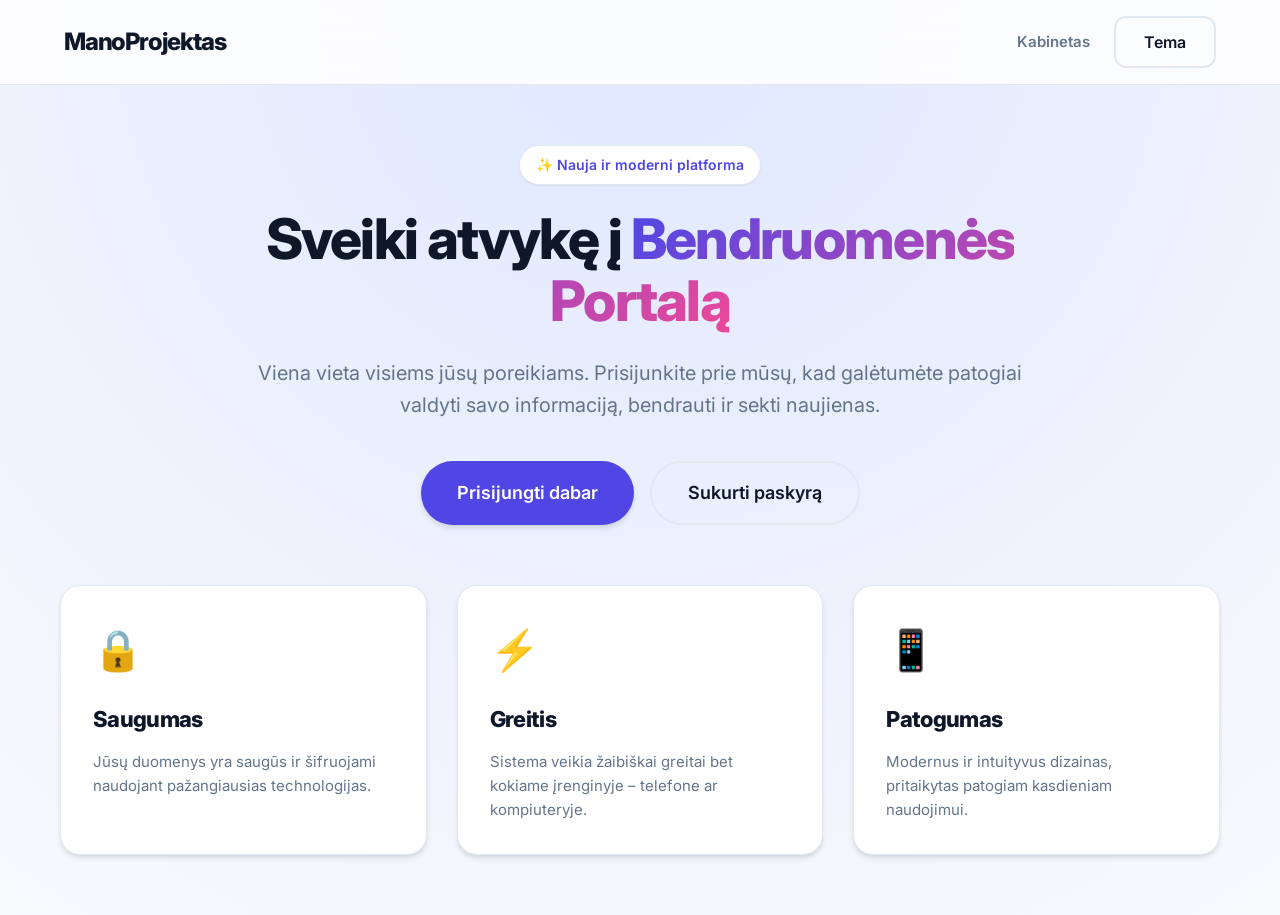
<file: index.html>
<!DOCTYPE html>
<html lang="lt">
<head>
    <meta charset="UTF-8">
    <meta name="viewport" content="width=device-width, initial-scale=1.0">
    <title>Bendruomenės Portalas | Pradžia</title>
    <link rel="stylesheet" href="assets/css/style.css">
</head>
<body>
    <div id="navbar-placeholder"></div>
    <div id="toast-container"></div>
    
    <main class="hero-container">
        <div class="hero-content">
            <div class="badge">✨ Nauja ir moderni platforma</div>
            <h1 class="hero-title">Sveiki atvykę į <span class="text-gradient">Bendruomenės Portalą</span></h1>
            <p class="hero-subtitle">Viena vieta visiems jūsų poreikiams. Prisijunkite prie mūsų, kad galėtumėte patogiai valdyti savo informaciją, bendrauti ir sekti naujienas.</p>
            
            <div class="hero-buttons">
                <a href="login.html" class="btn btn-large">Prisijungti dabar</a>
                <a href="register.html" class="btn btn-outline btn-large">Sukurti paskyrą</a>
            </div>
        </div>

        <div class="features-grid">
            <div class="feature-card">
                <div class="feature-icon">🔒</div>
                <h3>Saugumas</h3>
                <p>Jūsų duomenys yra saugūs ir šifruojami naudojant pažangiausias technologijas.</p>
            </div>
            <div class="feature-card">
                <div class="feature-icon">⚡</div>
                <h3>Greitis</h3>
                <p>Sistema veikia žaibiškai greitai bet kokiame įrenginyje – telefone ar kompiuteryje.</p>
            </div>
            <div class="feature-card">
                <div class="feature-icon">📱</div>
                <h3>Patogumas</h3>
                <p>Modernus ir intuityvus dizainas, pritaikytas patogiam kasdieniam naudojimui.</p>
            </div>
        </div>
    </main>

    <script type="module" src="assets/js/app.js"></script>
</body>
</html>
</file>
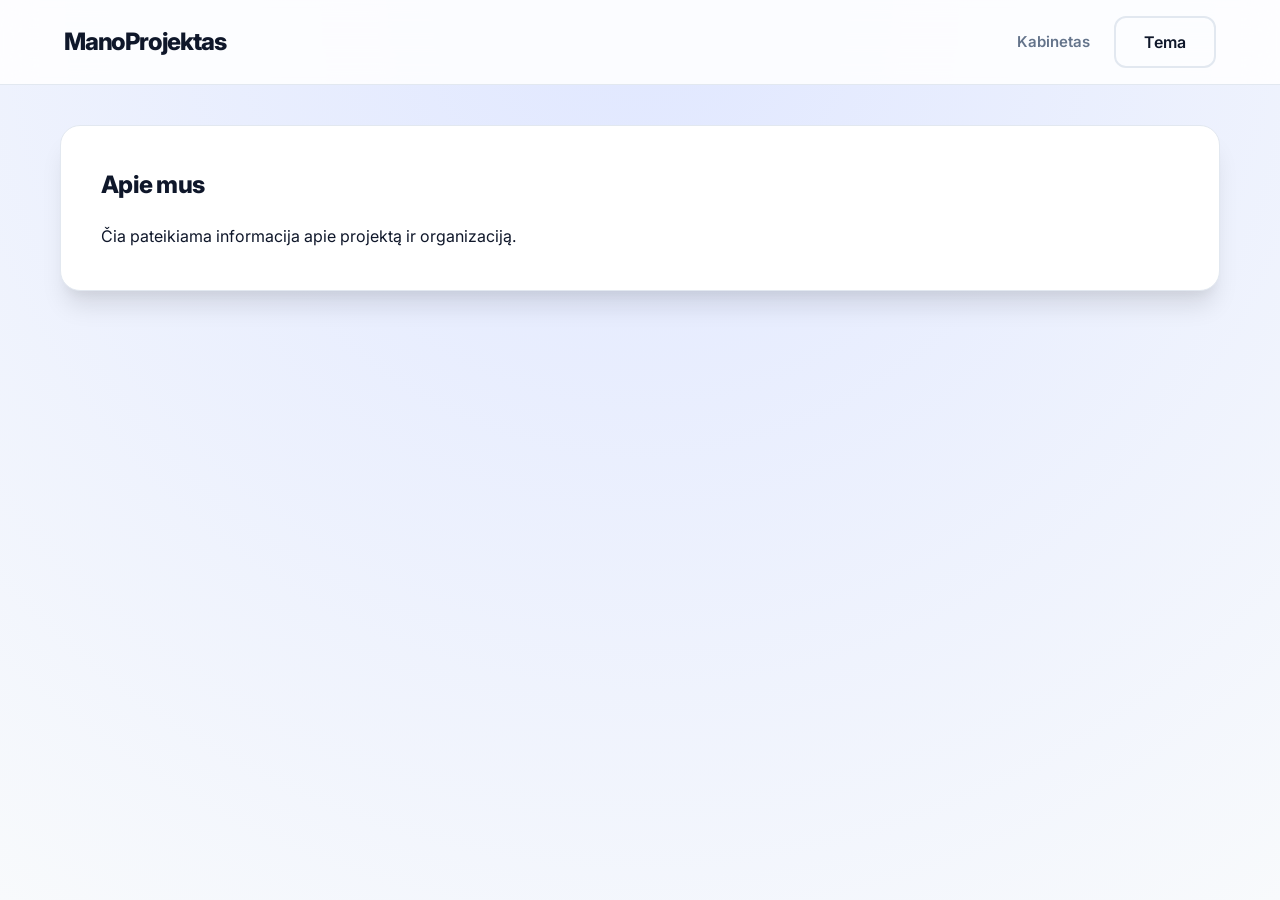
<file: about.html>
<!DOCTYPE html>
<html lang="lt">
<head>
    <meta charset="UTF-8">
    <meta name="viewport" content="width=device-width, initial-scale=1.0">
    <title>Apie mus</title>
    <link rel="stylesheet" href="assets/css/style.css">
</head>
<body>
    <div id="navbar-placeholder"></div>
    <div class="container">
        <div class="card">
            <h2>Apie mus</h2>
            <p style="margin-top: 20px;">Čia pateikiama informacija apie projektą ir organizaciją.</p>
        </div>
    </div>
    <script type="module" src="assets/js/app.js"></script>
</body>
</html>
</file>
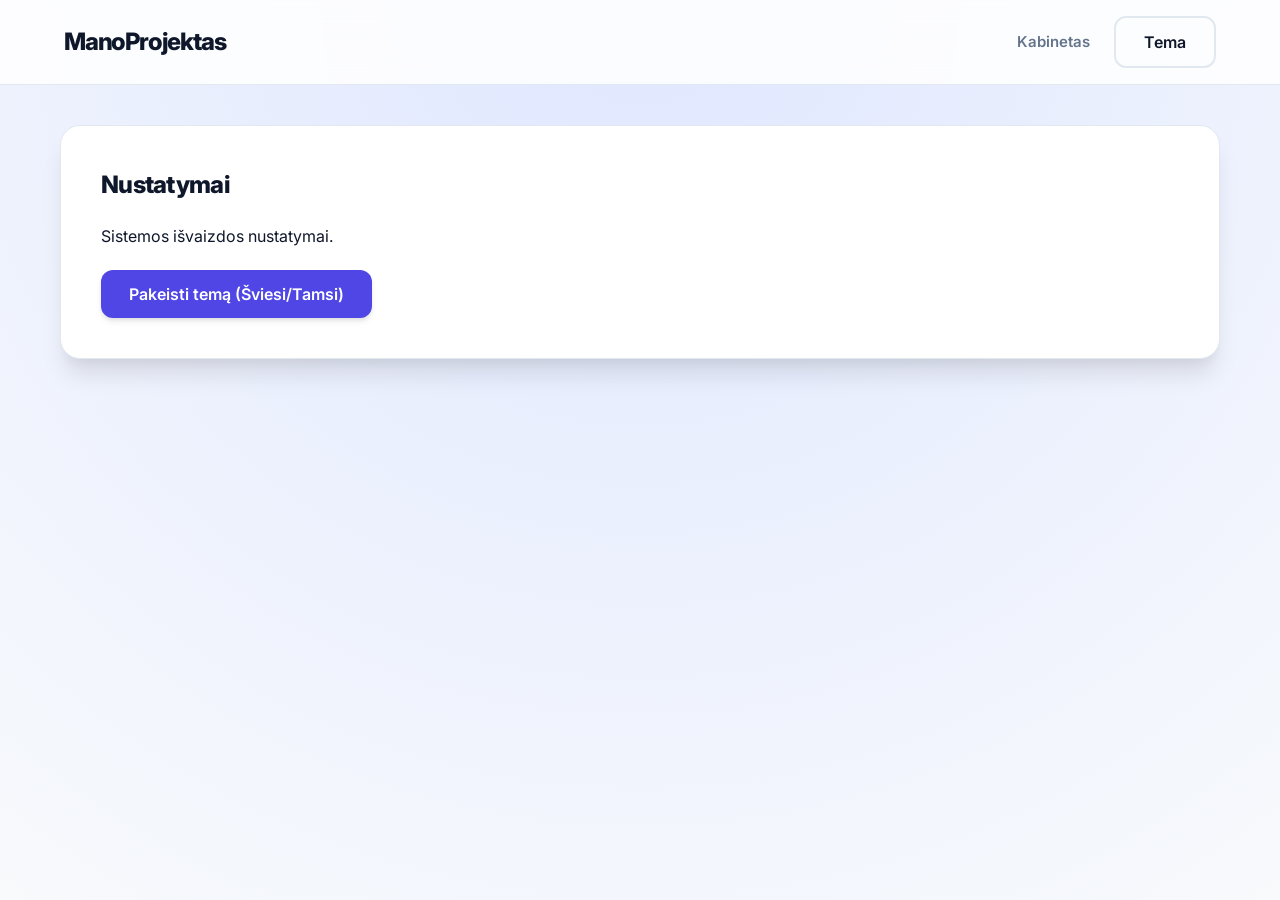
<file: settings.html>
<!DOCTYPE html>
<html lang="lt">
<head>
    <meta charset="UTF-8">
    <meta name="viewport" content="width=device-width, initial-scale=1.0">
    <title>Nustatymai</title>
    <link rel="stylesheet" href="assets/css/style.css">
</head>
<body>
    <div id="navbar-placeholder"></div>
    <div class="container">
        <div class="card">
            <h2>Nustatymai</h2>
            <p style="margin-top: 20px;">Sistemos išvaizdos nustatymai.</p>
            <button onclick="window.toggleAppTheme()" class="btn" style="margin-top: 20px;">Pakeisti temą (Šviesi/Tamsi)</button>
        </div>
    </div>
    <script type="module" src="assets/js/app.js"></script>
</body>
</html>
</file>
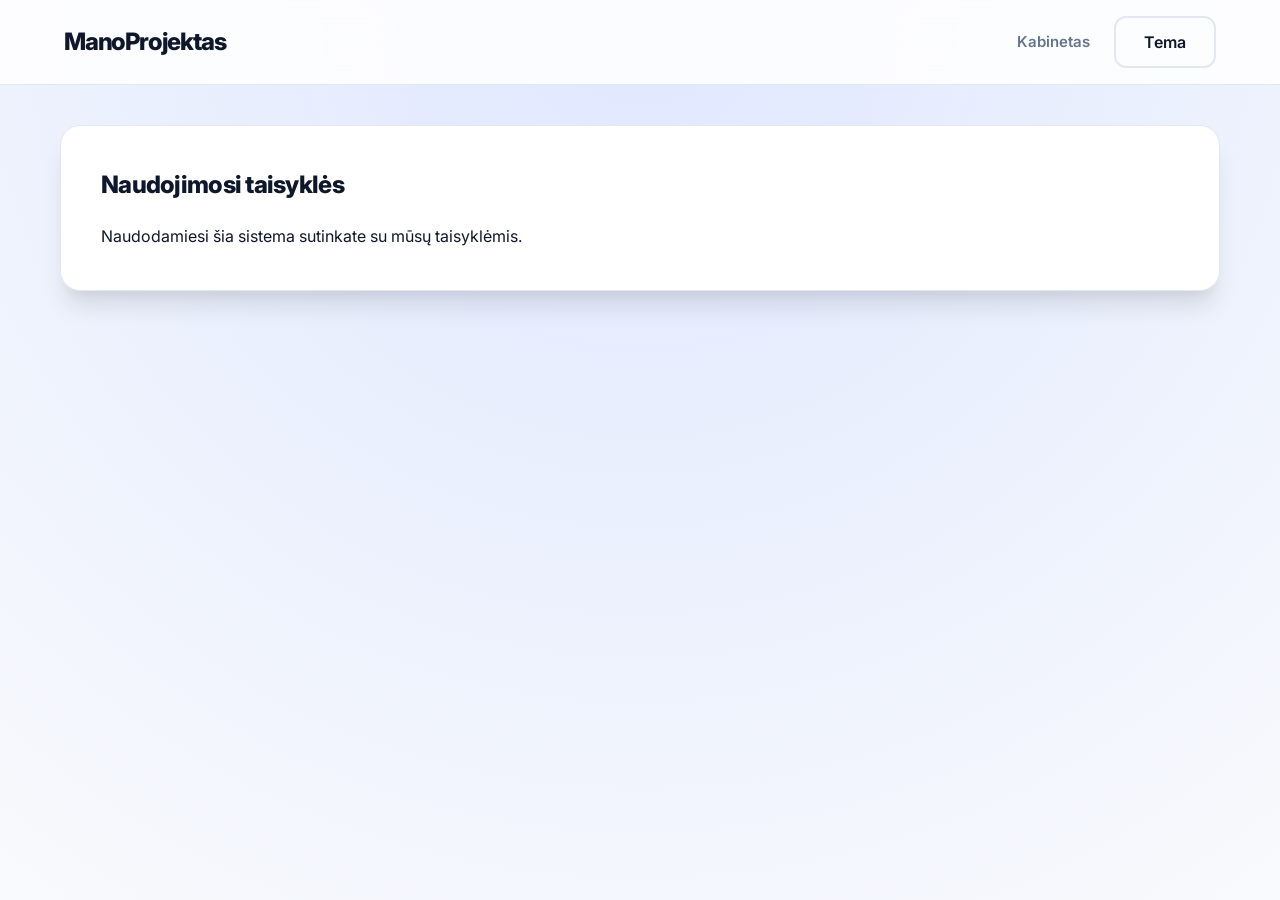
<file: terms.html>
<!DOCTYPE html>
<html lang="lt">
<head>
    <meta charset="UTF-8">
    <meta name="viewport" content="width=device-width, initial-scale=1.0">
    <title>Naudojimosi taisyklės</title>
    <link rel="stylesheet" href="assets/css/style.css">
</head>
<body>
    <div id="navbar-placeholder"></div>
    <div class="container">
        <div class="card">
            <h2>Naudojimosi taisyklės</h2>
            <p style="margin-top: 20px;">Naudodamiesi šia sistema sutinkate su mūsų taisyklėmis.</p>
        </div>
    </div>
    <script type="module" src="assets/js/app.js"></script>
</body>
</html>
</file>
<file: assets/css/style.css>
@import url('https://fonts.googleapis.com/css2?family=Inter:wght@300;400;500;600;700;800&display=swap');

:root {
    --bg-color: #f8fafc;
    --bg-gradient: radial-gradient(circle at top, #e0e7ff 0%, #f8fafc 100%);
    --surface-color: #ffffff;
    --surface-color-translucent: rgba(255, 255, 255, 0.85);
    --text-primary: #0f172a;
    --text-secondary: #64748b;
    --primary-color: #4f46e5;
    --primary-hover: #4338ca;
    --gradient-text: linear-gradient(135deg, #4f46e5, #ec4899);
    --error-color: #ef4444;
    --success-color: #10b981;
    --border-color: #e2e8f0;
    --border-radius: 20px;
    --input-radius: 12px;
    --shadow-sm: 0 1px 2px 0 rgba(0, 0, 0, 0.05);
    --shadow-md: 0 4px 6px -1px rgba(0, 0, 0, 0.1), 0 2px 4px -1px rgba(0, 0, 0, 0.06);
    --shadow-lg: 0 20px 25px -5px rgba(0, 0, 0, 0.1), 0 10px 10px -5px rgba(0, 0, 0, 0.04);
    --shadow-glow: 0 0 20px rgba(79, 70, 229, 0.3);
    --transition: all 0.3s cubic-bezier(0.4, 0, 0.2, 1);
}

[data-theme="dark"] {
    --bg-color: #0f172a;
    --bg-gradient: radial-gradient(circle at top, #1e1b4b 0%, #0f172a 100%);
    --surface-color: #1e293b;
    --surface-color-translucent: rgba(30, 41, 59, 0.85);
    --text-primary: #f8fafc;
    --text-secondary: #94a3b8;
    --primary-color: #6366f1;
    --primary-hover: #818cf8;
    --gradient-text: linear-gradient(135deg, #818cf8, #f472b6);
    --border-color: #334155;
    --shadow-sm: 0 1px 2px 0 rgba(0, 0, 0, 0.3);
    --shadow-md: 0 4px 6px -1px rgba(0, 0, 0, 0.4), 0 2px 4px -1px rgba(0, 0, 0, 0.2);
    --shadow-lg: 0 20px 25px -5px rgba(0, 0, 0, 0.5), 0 10px 10px -5px rgba(0, 0, 0, 0.3);
    --shadow-glow: 0 0 20px rgba(99, 102, 241, 0.2);
}

* { 
    margin: 0; 
    padding: 0; 
    box-sizing: border-box; 
    font-family: 'Inter', sans-serif; 
}

body {
    background: var(--bg-color);
    background-image: var(--bg-gradient);
    color: var(--text-primary);
    transition: background-color 0.3s ease, color 0.3s ease;
    min-height: 100vh;
    display: flex;
    flex-direction: column;
    line-height: 1.6;
    -webkit-font-smoothing: antialiased;
}

h1, h2, h3 {
    font-weight: 800;
    letter-spacing: -0.03em;
    color: var(--text-primary);
}

.text-gradient {
    background: var(--gradient-text);
    -webkit-background-clip: text;
    -webkit-text-fill-color: transparent;
    background-clip: text;
    color: transparent;
}

.container { 
    max-width: 1200px; 
    margin: 0 auto; 
    padding: 40px 20px; 
    width: 100%;
}

.card { 
    background: var(--surface-color); 
    padding: 40px; 
    border-radius: var(--border-radius); 
    box-shadow: var(--shadow-lg); 
    border: 1px solid var(--border-color);
    transition: var(--transition);
}

.text-center { text-align: center; }

.input-group { position: relative; margin-bottom: 24px; }

.input-group label {
    display: block; 
    margin-bottom: 8px; 
    font-size: 14px; 
    font-weight: 600;
    color: var(--text-secondary);
}

.input-group input {
    width: 100%; 
    padding: 16px;
    border: 2px solid var(--border-color);
    border-radius: var(--input-radius);
    background: var(--bg-color);
    color: var(--text-primary);
    font-size: 16px; 
    outline: none;
    transition: var(--transition);
}

.input-group input:focus { 
    border-color: var(--primary-color); 
    background: var(--surface-color);
    box-shadow: 0 0 0 4px rgba(99, 102, 241, 0.15); 
}

.input-group input:disabled {
    background-color: var(--bg-color); 
    cursor: not-allowed; 
    opacity: 0.6;
}

.btn {
    display: inline-flex;
    align-items: center;
    justify-content: center;
    padding: 14px 28px; 
    border: none; 
    border-radius: var(--input-radius);
    background-color: var(--primary-color); 
    color: #ffffff;
    font-size: 16px; 
    font-weight: 600; 
    cursor: pointer;
    transition: var(--transition); 
    text-decoration: none;
    box-shadow: var(--shadow-md);
}

.btn-large {
    padding: 16px 36px;
    font-size: 18px;
    border-radius: 100px;
}

.btn:hover:not(:disabled) { 
    background-color: var(--primary-hover); 
    transform: translateY(-3px); 
    box-shadow: var(--shadow-glow); 
}

.btn:active:not(:disabled) { transform: translateY(0); }

.btn:disabled { opacity: 0.6; cursor: not-allowed; box-shadow: none; }

.btn-outline {
    background-color: transparent;
    border: 2px solid var(--border-color);
    color: var(--text-primary);
    box-shadow: none;
}

.btn-outline:hover:not(:disabled) {
    background-color: var(--surface-color);
    border-color: var(--primary-color);
    color: var(--primary-color);
    box-shadow: var(--shadow-md);
}

nav { 
    background: var(--surface-color-translucent); 
    backdrop-filter: blur(16px);
    -webkit-backdrop-filter: blur(16px);
    padding: 16px 5%; 
    border-bottom: 1px solid var(--border-color);
    display: flex; 
    justify-content: space-between; 
    align-items: center; 
    position: sticky;
    top: 0;
    z-index: 1000;
}

.nav-brand { 
    font-size: 24px; 
    font-weight: 800; 
    color: var(--text-primary); 
    text-decoration: none; 
    letter-spacing: -0.05em;
}

.nav-links { display: flex; align-items: center; gap: 24px; }

.nav-links a { 
    color: var(--text-secondary); 
    text-decoration: none; 
    font-weight: 600;
    font-size: 15px;
    transition: var(--transition); 
}

.nav-links a:hover { color: var(--primary-color); }

/* --- HERO SECTION (Landing Page) --- */
.hero-container {
    max-width: 1200px;
    margin: 0 auto;
    padding: 60px 20px;
    display: flex;
    flex-direction: column;
    align-items: center;
}

.hero-content {
    text-align: center;
    max-width: 800px;
    margin-bottom: 60px;
    animation: fadeUp 0.8s ease-out;
}

.badge {
    display: inline-block;
    padding: 8px 16px;
    background: var(--surface-color);
    border: 1px solid var(--border-color);
    border-radius: 100px;
    font-size: 14px;
    font-weight: 600;
    color: var(--primary-color);
    margin-bottom: 24px;
    box-shadow: var(--shadow-sm);
}

.hero-title {
    font-size: 56px;
    line-height: 1.1;
    margin-bottom: 24px;
}

.hero-subtitle {
    font-size: 20px;
    color: var(--text-secondary);
    margin-bottom: 40px;
}

.hero-buttons {
    display: flex;
    gap: 16px;
    justify-content: center;
}

/* --- FEATURES GRID --- */
.features-grid {
    display: grid;
    grid-template-columns: repeat(3, 1fr);
    gap: 30px;
    width: 100%;
    animation: fadeUp 1s ease-out;
}

.feature-card {
    background: var(--surface-color);
    padding: 32px;
    border-radius: var(--border-radius);
    border: 1px solid var(--border-color);
    box-shadow: var(--shadow-md);
    transition: var(--transition);
}

.feature-card:hover {
    transform: translateY(-10px);
    box-shadow: var(--shadow-lg);
    border-color: var(--primary-color);
}

.feature-icon {
    font-size: 40px;
    margin-bottom: 20px;
}

.feature-card h3 {
    font-size: 22px;
    margin-bottom: 12px;
}

.feature-card p {
    color: var(--text-secondary);
    font-size: 15px;
}

#avatar-placeholder {
    width: 120px; 
    height: 120px; 
    border-radius: 50%; 
    background: var(--gradient-text);
    color: white; 
    display: flex; 
    align-items: center; 
    justify-content: center; 
    font-size: 48px; 
    margin: 0 auto; 
    font-weight: 800; 
    box-shadow: var(--shadow-glow);
    border: 4px solid var(--surface-color);
}

a { color: var(--primary-color); text-decoration: none; font-weight: 600; transition: var(--transition); }
a:hover { color: var(--primary-hover); }

@keyframes fadeUp {
    from { opacity: 0; transform: translateY(30px); }
    to { opacity: 1; transform: translateY(0); }
}

@media (max-width: 768px) {
    .hero-title { font-size: 40px; }
    .hero-subtitle { font-size: 18px; }
    .hero-buttons { flex-direction: column; width: 100%; }
    .hero-buttons .btn { width: 100%; }
    .features-grid { grid-template-columns: 1fr; }
    .container { padding: 24px 16px; }
    .card { padding: 24px; }
    nav { padding: 16px; flex-direction: column; gap: 16px; }
    .nav-links { width: 100%; justify-content: center; gap: 16px; }
}
</file>
